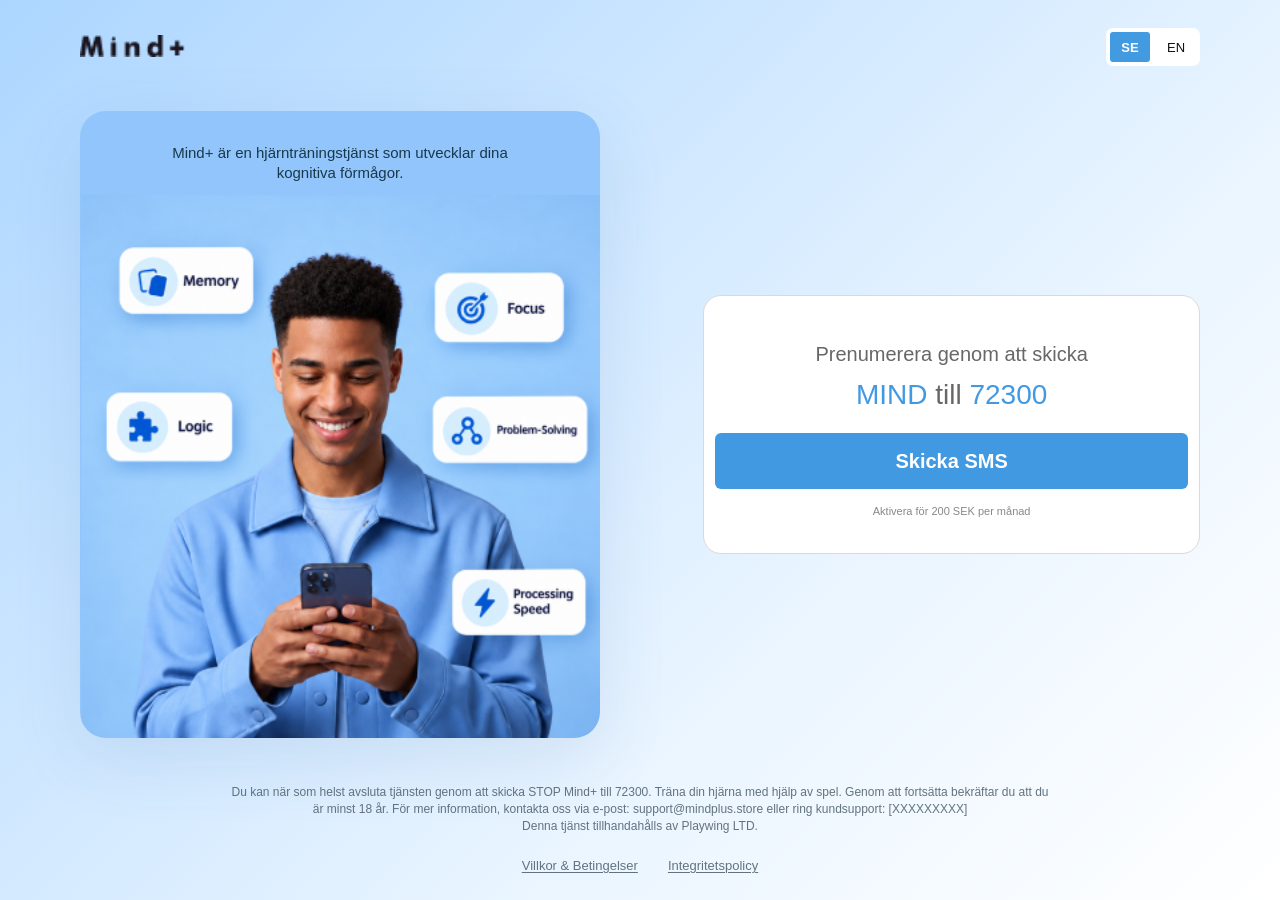
<file: index.html>
<!doctype html>
<html lang="sv">
<head>
  <meta charset="utf-8">
  <meta name="viewport" content="width=device-width, initial-scale=1">
  <meta name="theme-color" content="#96c7fa">
  <meta name="robots" content="noindex,nofollow">
  <title>Mind+ | Prenumerera med SMS</title>
  <link rel="icon" href="data:,">
  <link rel="stylesheet" href="styles.css?v=20261030-3">
  <link rel="stylesheet" href="click2sms.css?v=20261030-3">
  <link rel="stylesheet" href="sms-card.css?v=20261030-3">
  <script src="flow.js?v=20261030-3" defer></script>
  <script src="click2sms.js?v=20261030-3" defer></script>
</head>
<body class="sms-page" data-service="mind" data-flow-page="c2s">
<div class="site">
  <header class="brandbar">
    <a class="brand" href="home.html" aria-label="Mind+ – startsida" data-home><img src="logo.png" width="29" height="23" alt="Mind+"></a>
    <nav class="language-switch" aria-label="Språk / Language">
      <button type="button" data-language="sv" lang="sv" aria-label="Svenska" aria-pressed="true">SE</button>
      <button type="button" data-language="en" lang="en" aria-label="English" aria-pressed="false">EN</button>
    </nav>
  </header>
  <main class="landing-content">
    <section class="hero" aria-label="Mind+ hjärnträning" data-hero>
      <img class="hero-art" src="img.png" width="390" height="470" alt="En man med en mobiltelefon omgiven av minne, fokus, logik, problemlösning och bearbetningshastighet." fetchpriority="high" data-person>
      <h1 class="intro" data-i18n="intro">Mind+ är en hjärnträningstjänst som utvecklar dina kognitiva förmågor.</h1>
    </section>
    <section class="form-card sms-card" aria-labelledby="sms-instruction">
      <h2 id="sms-instruction" class="sms-instruction" data-i18n="subscribe">Prenumerera genom att skicka</h2>
      <p class="sms-destination"><span>MIND</span> <span class="destination-to" data-i18n="to">till</span> <span>72300</span></p>
      <a class="cta sms-button" id="sms-button" href="sms:72300?body=MIND" data-i18n="sendSms" aria-describedby="price">Skicka SMS</a>
      <p class="price" id="price" data-i18n="price">Aktivera för 200 SEK per månad</p>
      <p class="sms-status" id="sms-status" role="status" aria-live="polite" hidden></p>
    </section>
  </main>
  <footer class="site-footer">
    <p class="disclaimer"><span data-i18n="disclaimer">Du kan när som helst avsluta tjänsten genom att skicka STOP Mind+ till 72300. Träna din hjärna med hjälp av spel. Genom att fortsätta bekräftar du att du är minst 18 år. För mer information, kontakta oss via e-post: </span><a href="mailto:support@mindplus.store">support@mindplus.store</a><span data-i18n="supportPhone"> eller ring kundsupport: </span><span>[XXXXXXXXX]</span><br><span data-i18n="provider">Denna tjänst tillhandahålls av Playwing LTD.</span></p>
    <nav class="footer-links" aria-label="Juridisk information" data-footer-nav>
      <a href="terms.html?from=c2s&amp;lang=sv" data-legal="terms.html" data-i18n="terms">Villkor &amp; Betingelser</a>
      <a href="privacy.html?from=c2s&amp;lang=sv" data-legal="privacy.html" data-i18n="privacy">Integritetspolicy</a>
    </nav>
  </footer>
</div>
<dialog id="desktop-sms" class="sms-dialog" aria-labelledby="desktop-sms-title">
  <button class="dialog-close" type="button" data-close-dialog aria-label="Stäng">×</button>
  <h2 id="desktop-sms-title" data-i18n="desktopTitle">Fortsätt på din mobil</h2>
  <p data-i18n="desktopText">Öppna SMS-appen på din mobil och skicka följande meddelande:</p>
  <dl class="sms-details"><div><dt data-i18n="recipient">Mottagare</dt><dd>72300</dd></div><div><dt data-i18n="message">Meddelande</dt><dd>MIND</dd></div></dl>
  <button class="copy-button" type="button" data-copy data-i18n="copy">Kopiera MIND</button>
  <p class="dialog-price" data-i18n="price">Aktivera för 200 SEK per månad</p>
  <p class="copy-status" role="status" aria-live="polite" data-copy-status></p>
</dialog>
</body>
</html>
</file>
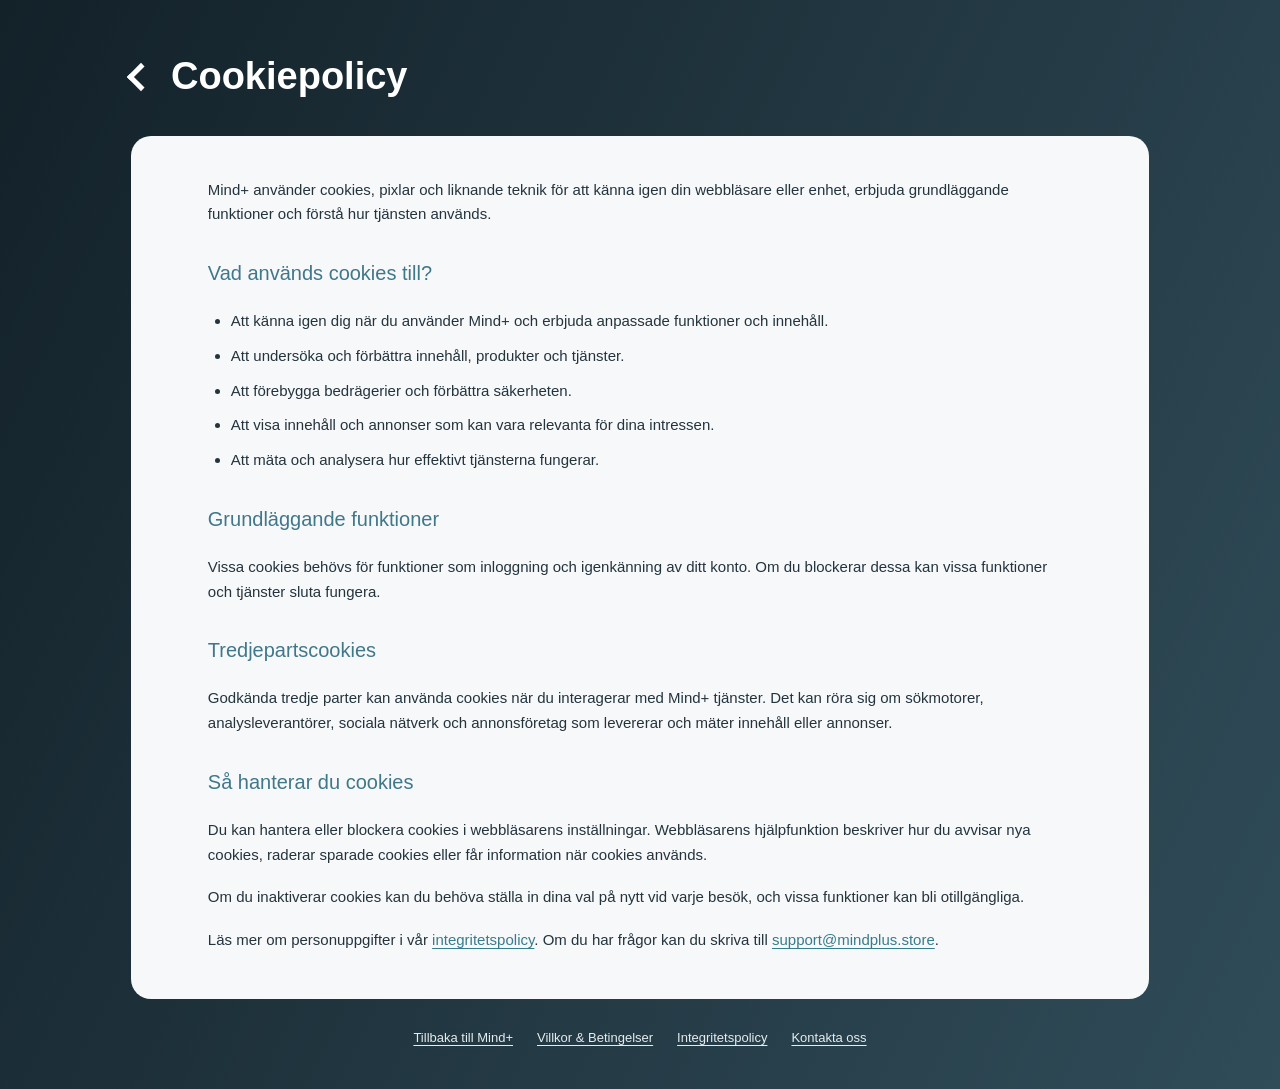
<file: cookies.html>
<!doctype html>
<html lang="sv">
<head>
  <meta charset="utf-8">
  <meta name="viewport" content="width=device-width, initial-scale=1">
  <meta name="theme-color" content="#17272f">
  <title>Mind+ | Cookiepolicy</title>
  <link rel="icon" href="data:,">
  <link rel="stylesheet" href="legal.css?v=20261030-3">
  <script src="legal.js?v=20261030-3" defer></script>
</head>
<body>
  <!-- Swedish adaptation of https://mindplus.store/info/cookies. -->
  <div class="legal-page">
    <header class="legal-header"><a class="legal-back" href="index.html" data-return aria-label="Tillbaka till Mind+"><span class="chevron" aria-hidden="true"></span><h1>Cookiepolicy</h1></a></header>
    <main class="legal-card">
<p>Mind+ använder cookies, pixlar och liknande teknik för att känna igen din webbläsare eller enhet, erbjuda grundläggande funktioner och förstå hur tjänsten används.</p>
<h2>Vad används cookies till?</h2>
<ul>
<li>Att känna igen dig när du använder Mind+ och erbjuda anpassade funktioner och innehåll.</li>
<li>Att undersöka och förbättra innehåll, produkter och tjänster.</li>
<li>Att förebygga bedrägerier och förbättra säkerheten.</li>
<li>Att visa innehåll och annonser som kan vara relevanta för dina intressen.</li>
<li>Att mäta och analysera hur effektivt tjänsterna fungerar.</li>
</ul>
<h2>Grundläggande funktioner</h2>
<p>Vissa cookies behövs för funktioner som inloggning och igenkänning av ditt konto. Om du blockerar dessa kan vissa funktioner och tjänster sluta fungera.</p>
<h2>Tredjepartscookies</h2>
<p>Godkända tredje parter kan använda cookies när du interagerar med Mind+ tjänster. Det kan röra sig om sökmotorer, analysleverantörer, sociala nätverk och annonsföretag som levererar och mäter innehåll eller annonser.</p>
<h2>Så hanterar du cookies</h2>
<p>Du kan hantera eller blockera cookies i webbläsarens inställningar. Webbläsarens hjälpfunktion beskriver hur du avvisar nya cookies, raderar sparade cookies eller får information när cookies används.</p>
<p>Om du inaktiverar cookies kan du behöva ställa in dina val på nytt vid varje besök, och vissa funktioner kan bli otillgängliga.</p>
<p>Läs mer om personuppgifter i vår <a href="privacy.html" data-document="privacy.html">integritetspolicy</a>. Om du har frågor kan du skriva till <a href="mailto:support@mindplus.store">support@mindplus.store</a>.</p>
    </main>
    <footer class="legal-footer" aria-label="Juridisk information">
      <a href="index.html" data-return>Tillbaka till Mind+</a>
      <a href="terms.html" data-document="terms.html">Villkor &amp; Betingelser</a>
      <a href="privacy.html" data-document="privacy.html">Integritetspolicy</a>
      <a href="mailto:support@mindplus.store">Kontakta oss</a>
    </footer>
  </div>
</body>
</html>
</file>
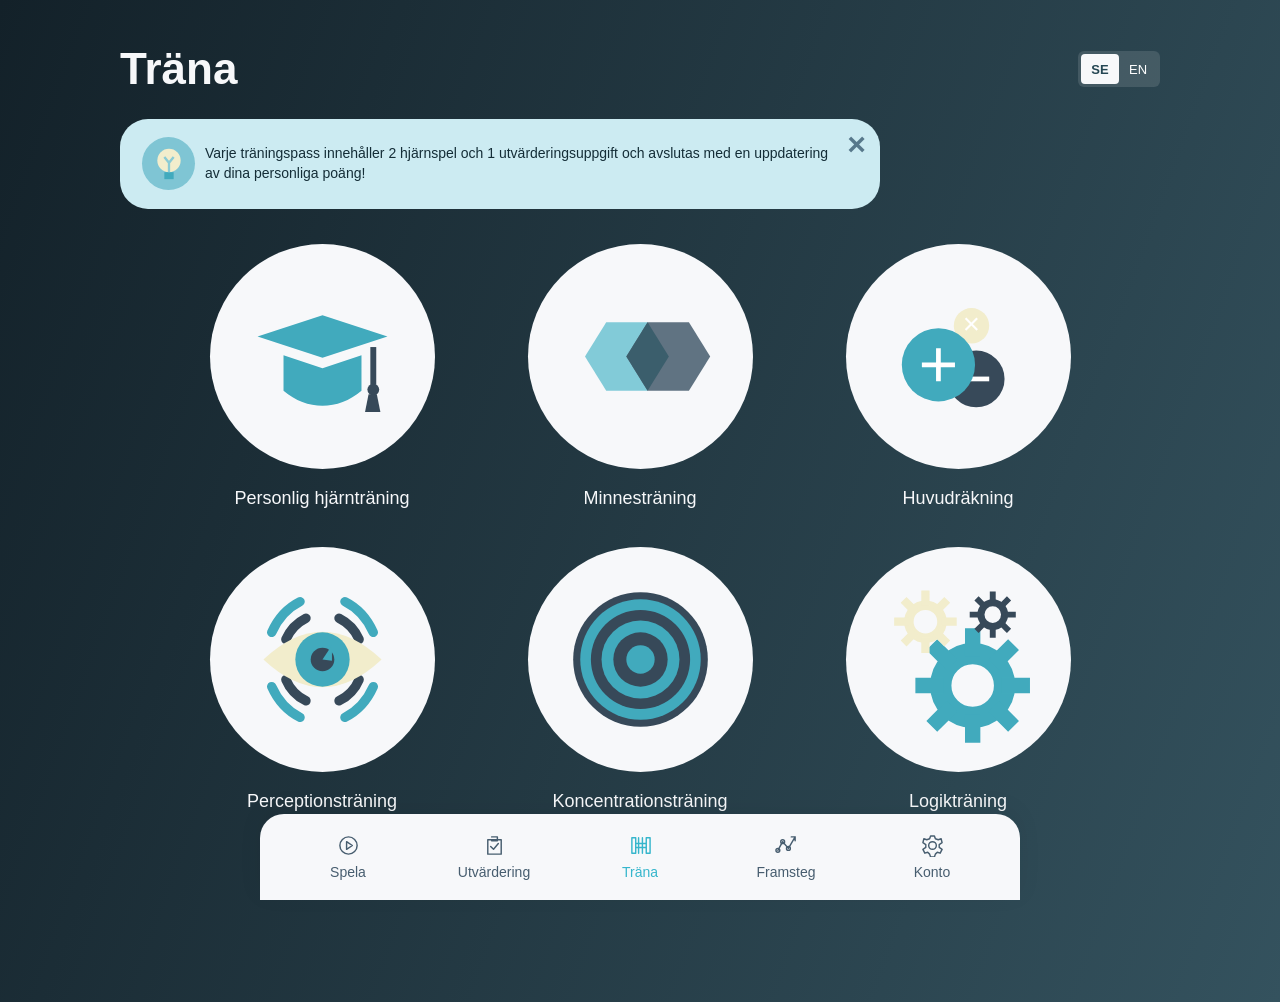
<file: home.html>
<!doctype html>
<html lang="sv">
<head>
  <meta charset="utf-8">
  <meta name="viewport" content="width=device-width, initial-scale=1">
  <meta name="theme-color" content="#172b34">
  <meta name="robots" content="noindex,nofollow">
  <title>Mind+ | Träna</title>
  <link rel="icon" href="data:,">
  <link rel="stylesheet" href="click2sms.css?v=20261030-3">
  <link rel="stylesheet" href="training.css?v=20261030-3">
  <script src="flow.js?v=20261030-3" defer></script>
  <script src="click2sms.js?v=20261030-3" defer></script>
</head>
<body class="training-page" data-service="mind" data-flow-page="train">
<main class="training-shell">
  <header class="training-heading">
    <h1 data-i18n="train">Träna</h1>
    <nav class="training-language" aria-label="Språk / Language">
      <button type="button" data-language="sv" lang="sv" aria-label="Svenska" aria-pressed="true">SE</button>
      <button type="button" data-language="en" lang="en" aria-label="English" aria-pressed="false">EN</button>
    </nav>
  </header>
  <aside class="training-notice" data-training-notice aria-label="Information">
    <span class="notice-icon" aria-hidden="true"><svg viewBox="0 0 36 36"><circle cx="18" cy="15" r="10" fill="#f2edcc"/><path d="M14 25h8v6h-8Z" fill="#41aabd"/><path d="m14 12 4 5 4-5M18 17v8" fill="none" stroke="#8acbd5" stroke-width="2"/></svg></span>
    <p data-i18n="trainNotice">Varje träningspass innehåller 2 hjärnspel och 1 utvärderingsuppgift och avslutas med en uppdatering av dina personliga poäng!</p>
    <button type="button" class="notice-close" data-close-notice aria-label="Stäng">×</button>
  </aside>
  <nav class="training-grid" aria-label="Välj ett träningspass" data-training-list>
    <a class="training-card" href="index.html?lang=sv&amp;training=personal" data-subscribe="personal"><span class="training-circle"><svg viewBox="0 0 160 160" aria-hidden="true"><path d="M25 63 80 45l55 18-55 18Z" fill="#41aabd"/><path d="M47 79v30c20 17 46 17 66 0V79L80 90Z" fill="#41aabd"/><path d="M123 72v32" stroke="#374959" stroke-width="5"/><circle cx="123" cy="108" r="5" fill="#374959"/><path d="m119 112-3 15h13l-3-15" fill="#374959"/></svg></span><span data-i18n="personal">Personlig hjärnträning</span></a>
    <a class="training-card" href="index.html?lang=sv&amp;training=memory" data-subscribe="memory"><span class="training-circle"><svg viewBox="0 0 160 160" aria-hidden="true"><path d="m51 51-18 29 18 29h35l18-29-18-29Z" fill="#82cbd8"/><path d="m86 51-18 29 18 29h35l18-29-18-29Z" fill="#607382"/><path d="m86 51-18 29 18 29 18-29Z" fill="#3b5e6c"/></svg></span><span data-i18n="memory">Minnesträning</span></a>
    <a class="training-card" href="index.html?lang=sv&amp;training=math" data-subscribe="math"><span class="training-circle"><svg viewBox="0 0 160 160" aria-hidden="true"><circle cx="91" cy="54" r="15" fill="#f2edcc"/><text x="91" y="61" text-anchor="middle" font-family="Arial" font-size="25" fill="#fff">×</text><circle cx="95" cy="99" r="24" fill="#374959"/><path d="M84 99h22" stroke="white" stroke-width="4"/><circle cx="63" cy="87" r="31" fill="#41aabd"/><path d="M49 87h28M63 73v28" stroke="white" stroke-width="4"/></svg></span><span data-i18n="math">Huvudräkning</span></a>
    <a class="training-card" href="index.html?lang=sv&amp;training=perception" data-subscribe="perception"><span class="training-circle"><svg viewBox="0 0 160 160" aria-hidden="true"><g fill="none" stroke-linecap="round" stroke-width="8"><path d="M37 57q8-18 24-26M99 31q16 8 24 26M37 103q8 18 24 26M99 129q16-8 24-26" stroke="#41aabd"/><path d="M49 63q5-12 17-18M94 45q12 6 17 18M49 97q5 12 17 18M94 115q12-6 17-18" stroke="#374959"/></g><path d="M30 80q50-47 100 0-50 47-100 0" fill="#f2edcc"/><circle cx="80" cy="80" r="23" fill="#41aabd"/><circle cx="80" cy="80" r="10" fill="#374959"/><path d="m80 80 8-12v13Z" fill="#41aabd"/></svg></span><span data-i18n="perception">Perceptionsträning</span></a>
    <a class="training-card" href="index.html?lang=sv&amp;training=focus" data-subscribe="focus"><span class="training-circle"><svg viewBox="0 0 160 160" aria-hidden="true"><circle cx="80" cy="80" r="57" fill="#374959"/><circle cx="80" cy="80" r="51" fill="#41aabd"/><circle cx="80" cy="80" r="42" fill="#374959"/><circle cx="80" cy="80" r="33" fill="#41aabd"/><circle cx="80" cy="80" r="23" fill="#374959"/><circle cx="80" cy="80" r="12" fill="#41aabd"/></svg></span><span data-i18n="focus">Koncentrationsträning</span></a>
    <a class="training-card" href="index.html?lang=sv&amp;training=logic" data-subscribe="logic"><span class="training-circle"><svg viewBox="0 0 160 160" aria-hidden="true"><g fill="none" stroke-linecap="square"><circle cx="92" cy="102" r="27" stroke="#41aabd" stroke-width="18"/><path d="M92 60v11M92 133v11M50 102h11M123 102h11M62 72l8 8M114 124l8 8M62 132l8-8M114 80l8-8" stroke="#41aabd" stroke-width="13"/><circle cx="52" cy="48" r="14" stroke="#f2edcc" stroke-width="8"/><path d="M52 25v6M52 65v6M29 48h6M69 48h6M36 32l5 5M63 59l5 5M36 64l5-5M63 37l5-5" stroke="#f2edcc" stroke-width="7"/><circle cx="109" cy="42" r="10" stroke="#374959" stroke-width="6"/><path d="M109 25v4M109 55v4M92 42h4M122 42h4M97 30l3 3M118 51l3 3M97 54l3-3M118 33l3-3" stroke="#374959" stroke-width="5"/></g></svg></span><span data-i18n="logic">Logikträning</span></a>
  </nav>
  <footer class="training-footer"><nav aria-label="Juridisk information" data-footer-nav><a href="terms.html?from=train&amp;lang=sv" data-legal="terms.html" data-i18n="terms">Villkor &amp; Betingelser</a><a href="privacy.html?from=train&amp;lang=sv" data-legal="privacy.html" data-i18n="privacy">Integritetspolicy</a></nav></footer>
</main>
<nav class="train-tabs" aria-label="Huvudmeny" data-training-nav>
  <a href="index.html?lang=sv&amp;training=play" data-subscribe="play"><svg viewBox="0 0 24 24" aria-hidden="true"><circle cx="12" cy="12" r="9"/><path d="m10 8 6 4-6 4Z"/></svg><span data-i18n="play">Spela</span></a>
  <a href="index.html?lang=sv&amp;training=evaluation" data-subscribe="evaluation"><svg viewBox="0 0 24 24" aria-hidden="true"><path d="M5 6h14v15H5ZM9 3h6v4H9M8 13l3 3 5-6"/></svg><span data-i18n="evaluation">Utvärdering</span></a>
  <a href="home.html?lang=sv" aria-current="page" data-home><svg viewBox="0 0 24 24" aria-hidden="true"><path d="M3 4h4v16H3ZM18 4h4v16h-4ZM10 4v16M14 4v16M8 10h9M8 14h9"/></svg><span data-i18n="train">Träna</span></a>
  <a href="index.html?lang=sv&amp;training=progress" data-subscribe="progress"><svg viewBox="0 0 24 24" aria-hidden="true"><path d="m3 17 5-9 6 7 7-12M17 3h4v4"/><circle cx="3" cy="17" r="2"/><circle cx="8" cy="8" r="2"/><circle cx="14" cy="15" r="2"/></svg><span data-i18n="progress">Framsteg</span></a>
  <a href="index.html?lang=sv&amp;training=account" data-subscribe="account"><svg viewBox="0 0 24 24" aria-hidden="true"><path d="m10 2-1 3-3 1-3-1-1 4 3 2v3l-3 2 2 4 3-1 2 2 1 3h4l1-3 2-2 3 1 2-4-3-2v-3l3-2-1-4-3 1-3-1-1-3Z"/><circle cx="12" cy="12" r="4"/></svg><span data-i18n="account">Konto</span></a>
</nav>
</body>
</html>
</file>
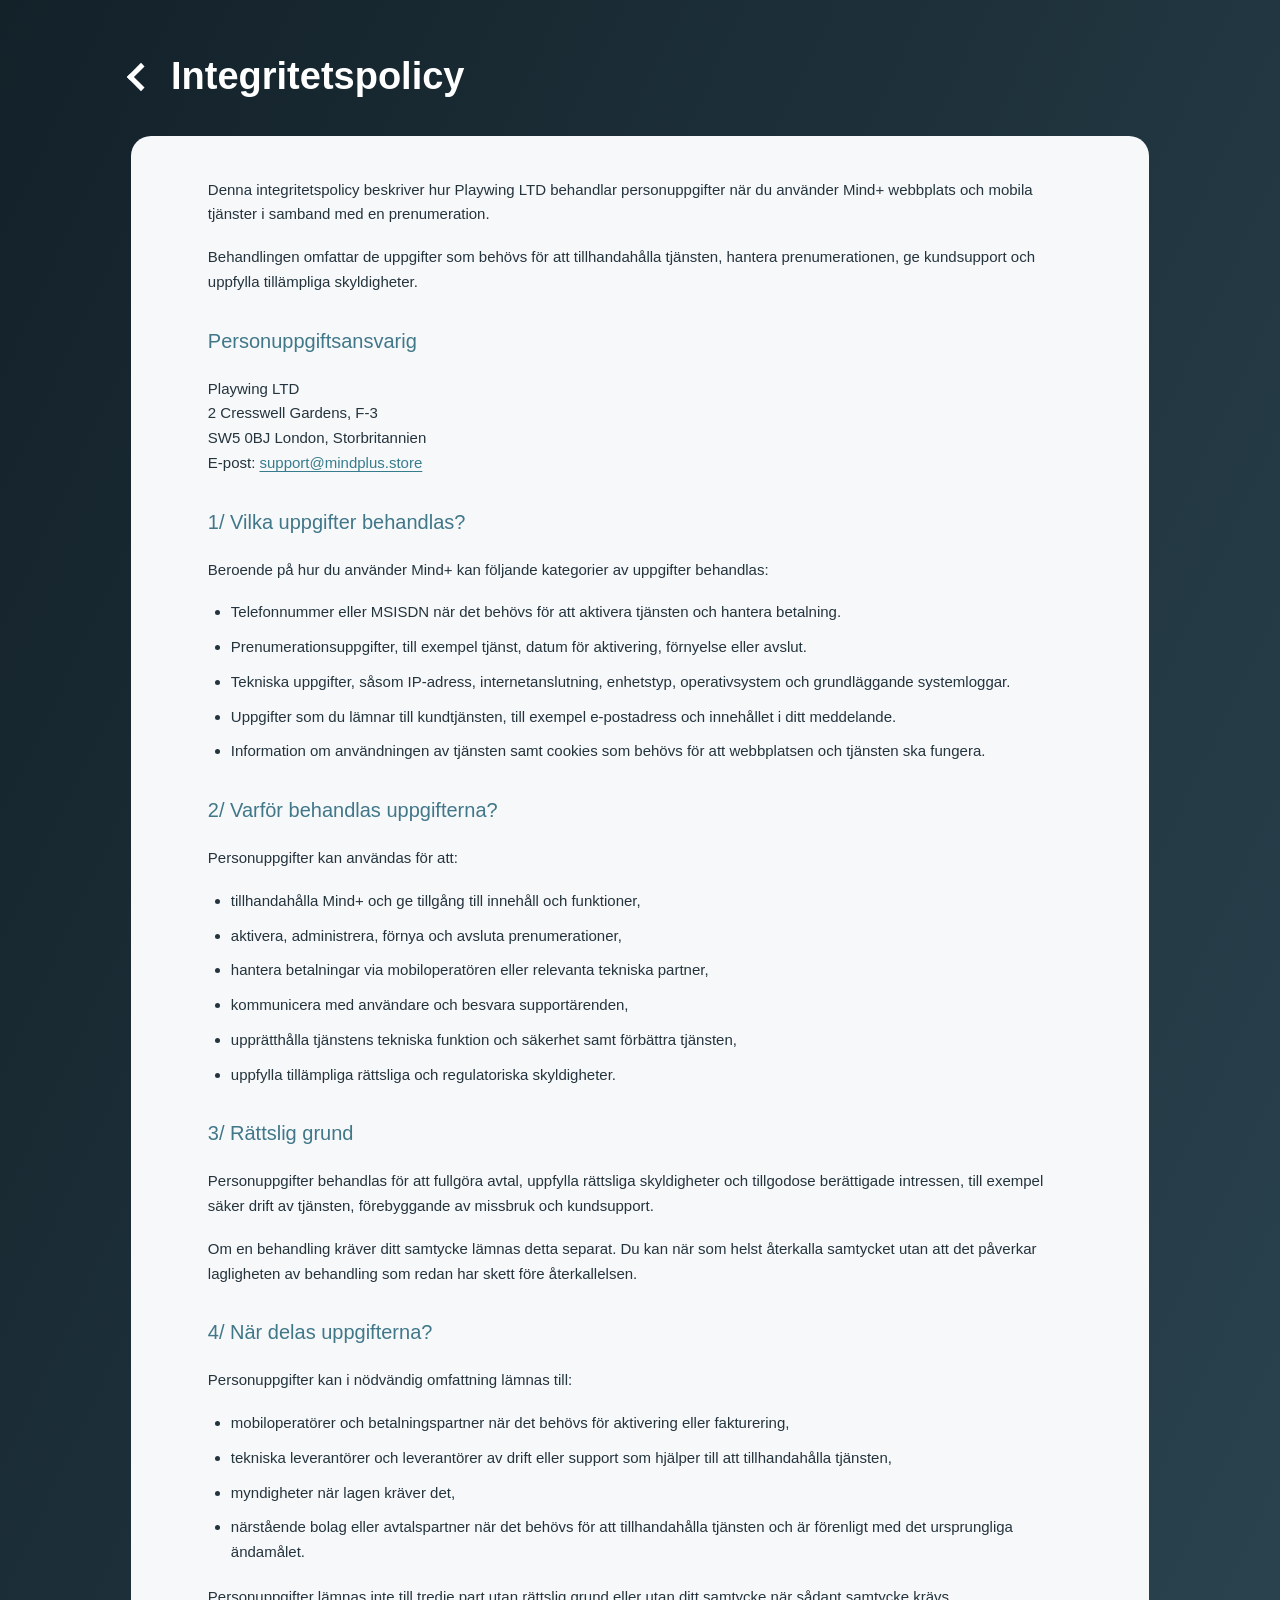
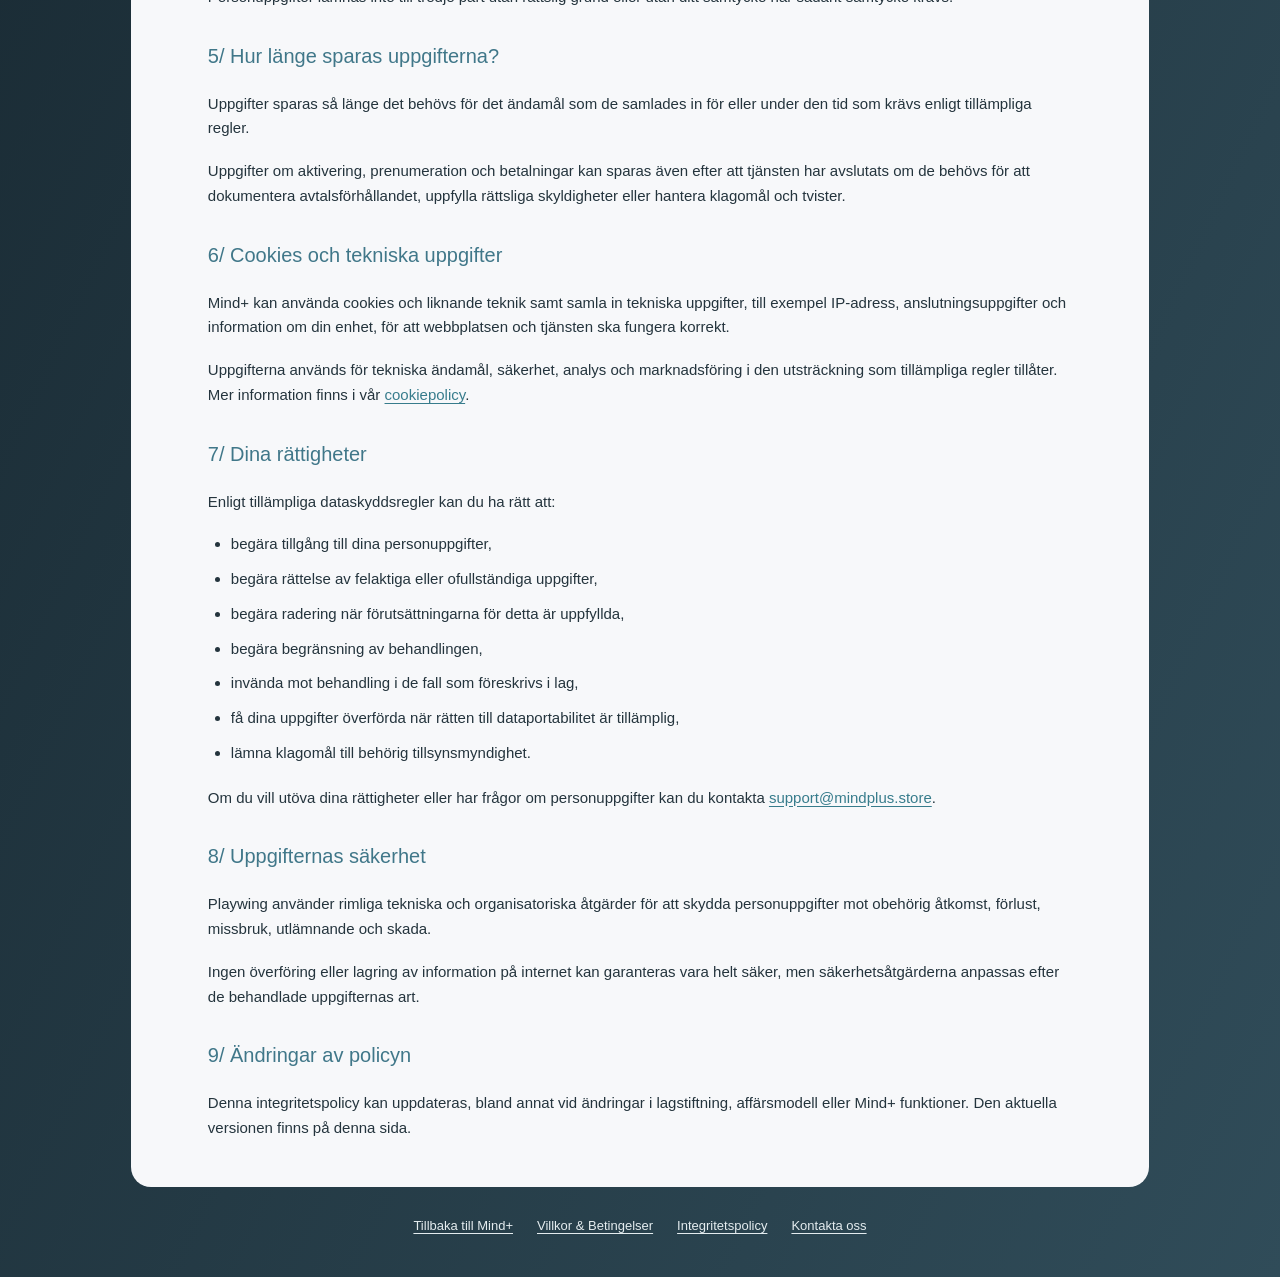
<file: privacy.html>
<!doctype html>
<html lang="sv">
<head>
  <meta charset="utf-8">
  <meta name="viewport" content="width=device-width, initial-scale=1">
  <meta name="theme-color" content="#17272f">
  <title>Mind+ | Integritetspolicy</title>
  <link rel="icon" href="data:,">
  <link rel="stylesheet" href="legal.css?v=20261030-3">
  <script src="legal.js?v=20261030-3" defer></script>
</head>
<body>
  <!-- Swedish adaptation of the existing Mind+ privacy content in this project; see README.md for source. -->
  <div class="legal-page">
    <header class="legal-header"><a class="legal-back" href="index.html" data-return aria-label="Tillbaka till Mind+"><span class="chevron" aria-hidden="true"></span><h1>Integritetspolicy</h1></a></header>
    <main class="legal-card">
<p>Denna integritetspolicy beskriver hur Playwing LTD behandlar personuppgifter när du använder Mind+ webbplats och mobila tjänster i samband med en prenumeration.</p>
<p>Behandlingen omfattar de uppgifter som behövs för att tillhandahålla tjänsten, hantera prenumerationen, ge kundsupport och uppfylla tillämpliga skyldigheter.</p>
<h2>Personuppgiftsansvarig</h2>
<address>Playwing LTD<br>2 Cresswell Gardens, F-3<br>SW5 0BJ London, Storbritannien<br>E-post: <a href="mailto:support@mindplus.store">support@mindplus.store</a></address>
<h2>1/ Vilka uppgifter behandlas?</h2>
<p>Beroende på hur du använder Mind+ kan följande kategorier av uppgifter behandlas:</p>
<ul>
<li>Telefonnummer eller MSISDN när det behövs för att aktivera tjänsten och hantera betalning.</li>
<li>Prenumerationsuppgifter, till exempel tjänst, datum för aktivering, förnyelse eller avslut.</li>
<li>Tekniska uppgifter, såsom IP-adress, internetanslutning, enhetstyp, operativsystem och grundläggande systemloggar.</li>
<li>Uppgifter som du lämnar till kundtjänsten, till exempel e-postadress och innehållet i ditt meddelande.</li>
<li>Information om användningen av tjänsten samt cookies som behövs för att webbplatsen och tjänsten ska fungera.</li>
</ul>
<h2>2/ Varför behandlas uppgifterna?</h2>
<p>Personuppgifter kan användas för att:</p>
<ul>
<li>tillhandahålla Mind+ och ge tillgång till innehåll och funktioner,</li>
<li>aktivera, administrera, förnya och avsluta prenumerationer,</li>
<li>hantera betalningar via mobiloperatören eller relevanta tekniska partner,</li>
<li>kommunicera med användare och besvara supportärenden,</li>
<li>upprätthålla tjänstens tekniska funktion och säkerhet samt förbättra tjänsten,</li>
<li>uppfylla tillämpliga rättsliga och regulatoriska skyldigheter.</li>
</ul>
<h2>3/ Rättslig grund</h2>
<p>Personuppgifter behandlas för att fullgöra avtal, uppfylla rättsliga skyldigheter och tillgodose berättigade intressen, till exempel säker drift av tjänsten, förebyggande av missbruk och kundsupport.</p>
<p>Om en behandling kräver ditt samtycke lämnas detta separat. Du kan när som helst återkalla samtycket utan att det påverkar lagligheten av behandling som redan har skett före återkallelsen.</p>
<h2>4/ När delas uppgifterna?</h2>
<p>Personuppgifter kan i nödvändig omfattning lämnas till:</p>
<ul>
<li>mobiloperatörer och betalningspartner när det behövs för aktivering eller fakturering,</li>
<li>tekniska leverantörer och leverantörer av drift eller support som hjälper till att tillhandahålla tjänsten,</li>
<li>myndigheter när lagen kräver det,</li>
<li>närstående bolag eller avtalspartner när det behövs för att tillhandahålla tjänsten och är förenligt med det ursprungliga ändamålet.</li>
</ul>
<p>Personuppgifter lämnas inte till tredje part utan rättslig grund eller utan ditt samtycke när sådant samtycke krävs.</p>
<h2>5/ Hur länge sparas uppgifterna?</h2>
<p>Uppgifter sparas så länge det behövs för det ändamål som de samlades in för eller under den tid som krävs enligt tillämpliga regler.</p>
<p>Uppgifter om aktivering, prenumeration och betalningar kan sparas även efter att tjänsten har avslutats om de behövs för att dokumentera avtalsförhållandet, uppfylla rättsliga skyldigheter eller hantera klagomål och tvister.</p>
<h2>6/ Cookies och tekniska uppgifter</h2>
<p>Mind+ kan använda cookies och liknande teknik samt samla in tekniska uppgifter, till exempel IP-adress, anslutningsuppgifter och information om din enhet, för att webbplatsen och tjänsten ska fungera korrekt.</p>
<p>Uppgifterna används för tekniska ändamål, säkerhet, analys och marknadsföring i den utsträckning som tillämpliga regler tillåter. Mer information finns i vår <a href="cookies.html" data-document="cookies.html">cookiepolicy</a>.</p>
<h2>7/ Dina rättigheter</h2>
<p>Enligt tillämpliga dataskyddsregler kan du ha rätt att:</p>
<ul>
<li>begära tillgång till dina personuppgifter,</li>
<li>begära rättelse av felaktiga eller ofullständiga uppgifter,</li>
<li>begära radering när förutsättningarna för detta är uppfyllda,</li>
<li>begära begränsning av behandlingen,</li>
<li>invända mot behandling i de fall som föreskrivs i lag,</li>
<li>få dina uppgifter överförda när rätten till dataportabilitet är tillämplig,</li>
<li>lämna klagomål till behörig tillsynsmyndighet.</li>
</ul>
<p>Om du vill utöva dina rättigheter eller har frågor om personuppgifter kan du kontakta <a href="mailto:support@mindplus.store">support@mindplus.store</a>.</p>
<h2>8/ Uppgifternas säkerhet</h2>
<p>Playwing använder rimliga tekniska och organisatoriska åtgärder för att skydda personuppgifter mot obehörig åtkomst, förlust, missbruk, utlämnande och skada.</p>
<p>Ingen överföring eller lagring av information på internet kan garanteras vara helt säker, men säkerhetsåtgärderna anpassas efter de behandlade uppgifternas art.</p>
<h2>9/ Ändringar av policyn</h2>
<p>Denna integritetspolicy kan uppdateras, bland annat vid ändringar i lagstiftning, affärsmodell eller Mind+ funktioner. Den aktuella versionen finns på denna sida.</p>
    </main>
    <footer class="legal-footer" aria-label="Juridisk information">
      <a href="index.html" data-return>Tillbaka till Mind+</a>
      <a href="terms.html" data-document="terms.html">Villkor &amp; Betingelser</a>
      <a href="privacy.html" data-document="privacy.html">Integritetspolicy</a>
      <a href="mailto:support@mindplus.store">Kontakta oss</a>
    </footer>
  </div>
</body>
</html>
</file>
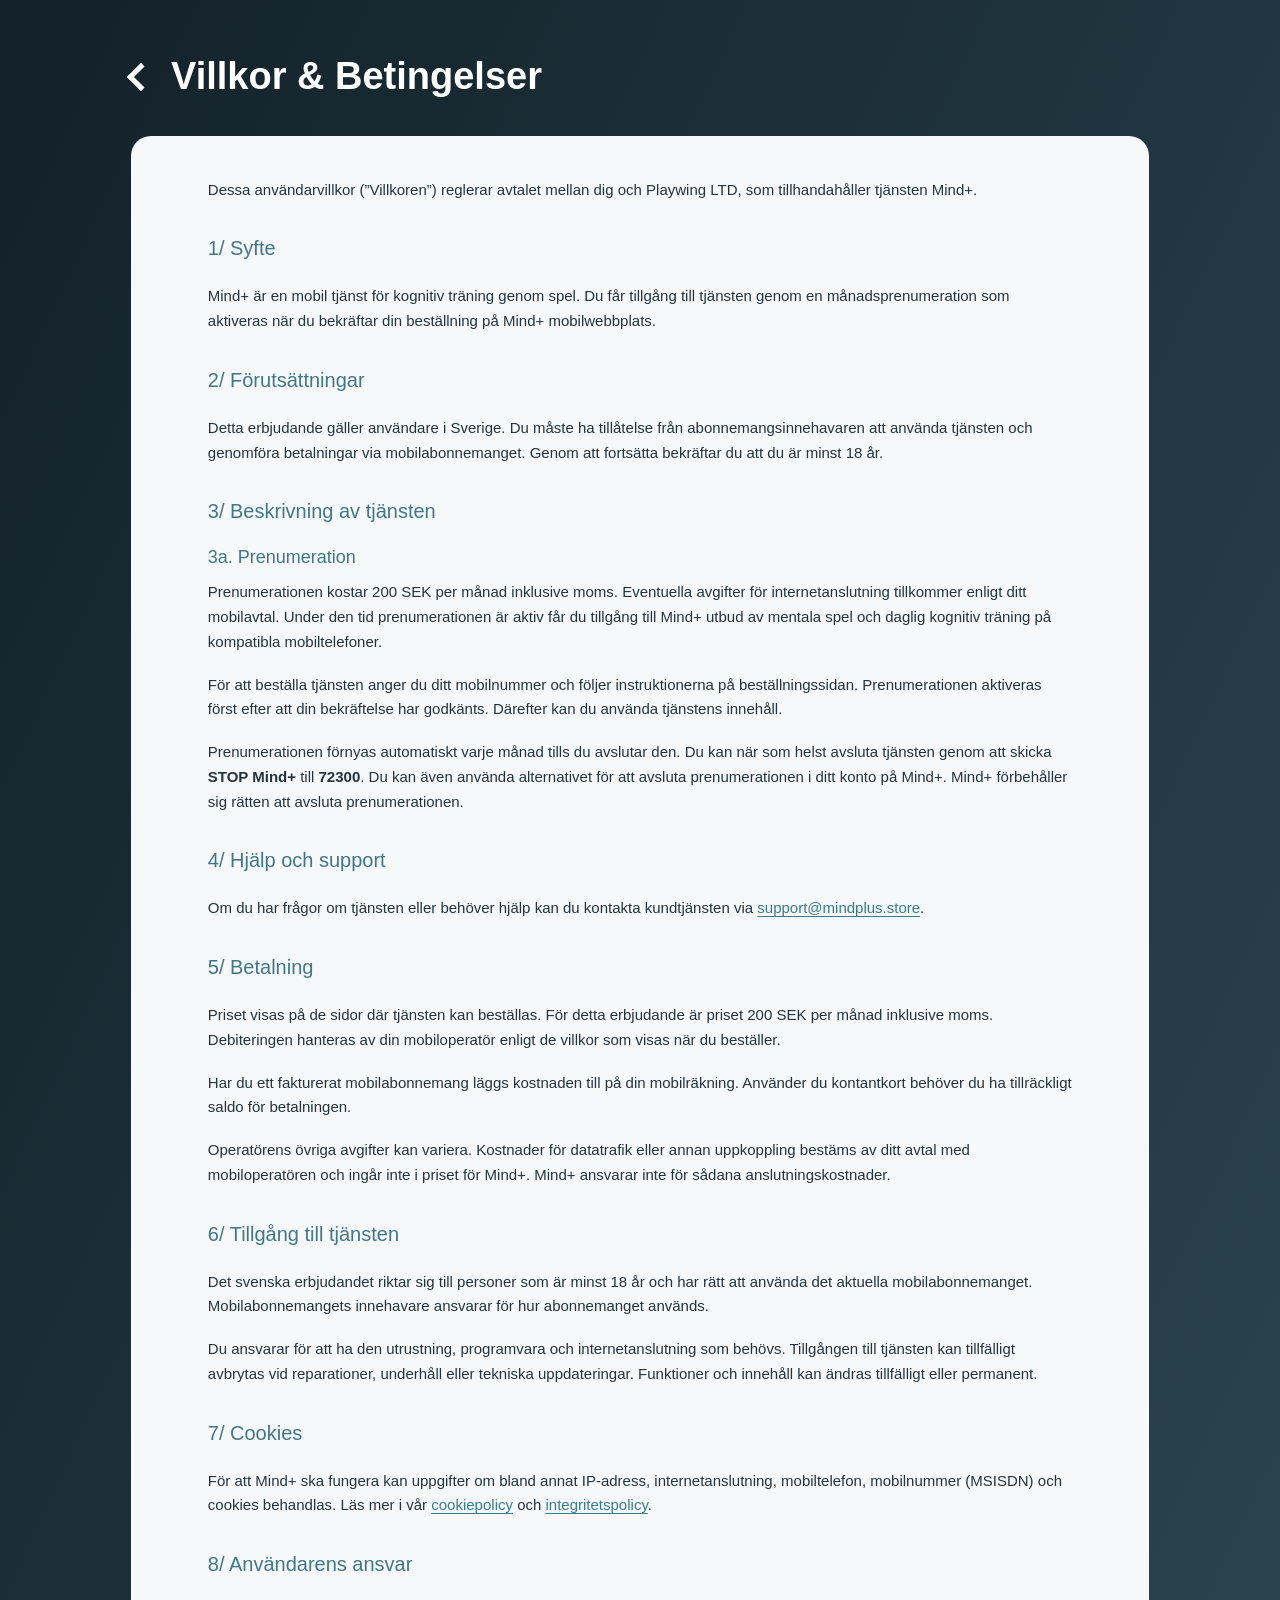
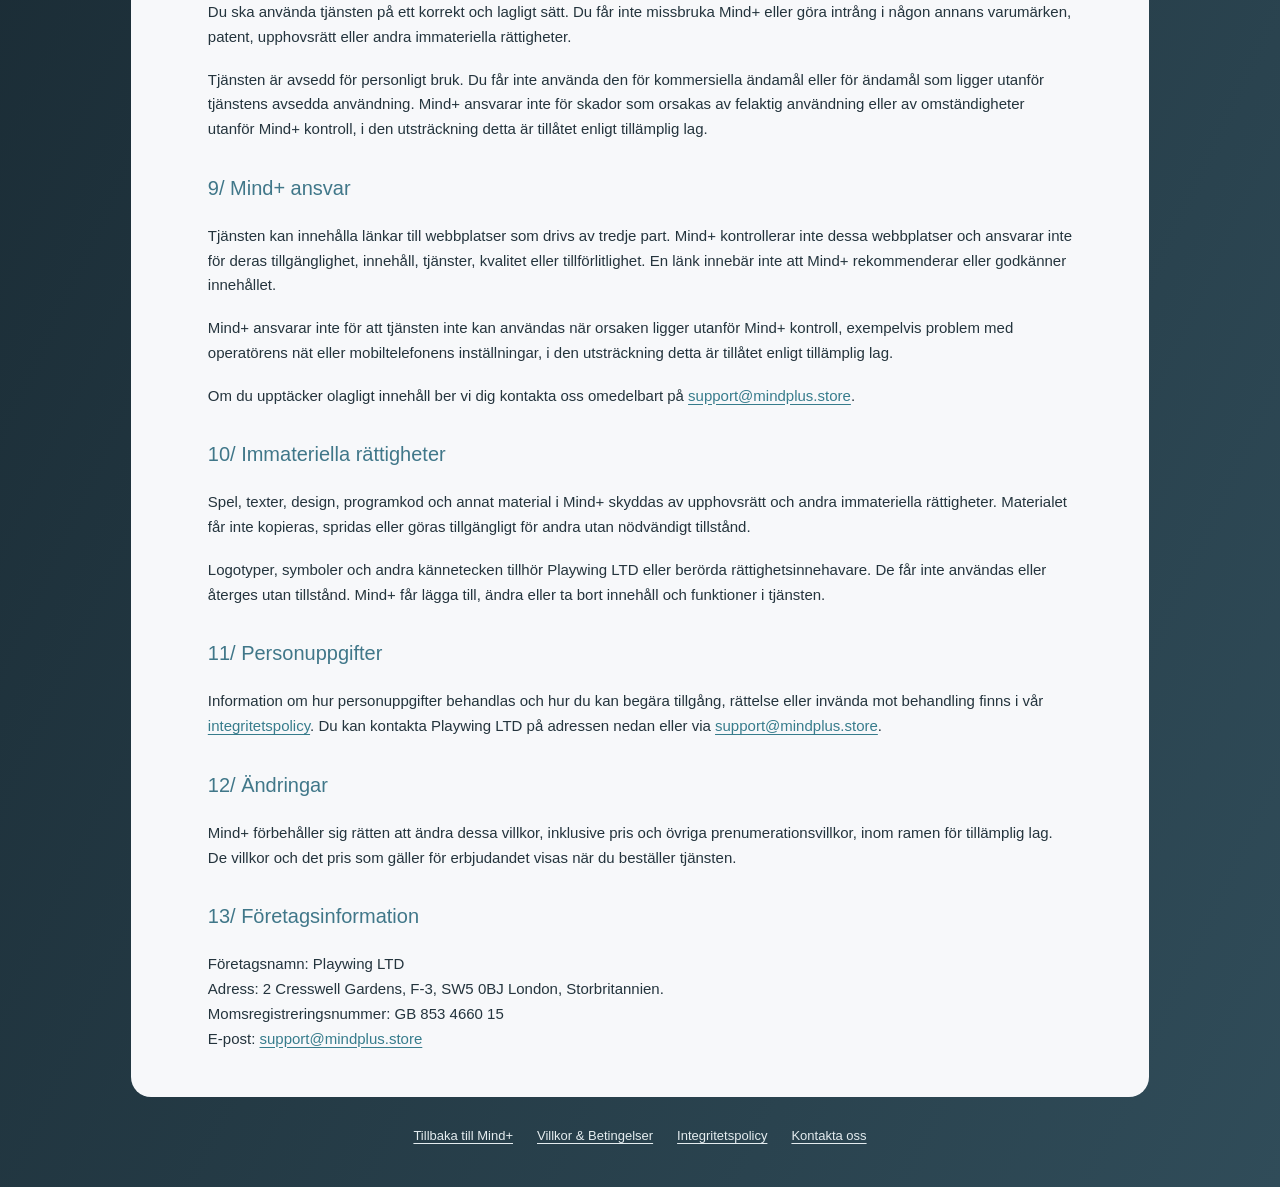
<file: terms.html>
<!doctype html>
<html lang="sv">
<head>
  <meta charset="utf-8">
  <meta name="viewport" content="width=device-width, initial-scale=1">
  <meta name="theme-color" content="#17272f">
  <title>Mind+ | Villkor &amp; Betingelser</title>
  <link rel="icon" href="data:,">
  <link rel="stylesheet" href="legal.css?v=20261030-3">
  <script src="legal.js?v=20261030-3" defer></script>
</head>
<body>
  <!-- Swedish adaptation of https://mindplus.store/info/terms, with the supplied Swedish offer. -->
  <div class="legal-page">
    <header class="legal-header"><a class="legal-back" href="index.html" data-return aria-label="Tillbaka till Mind+"><span class="chevron" aria-hidden="true"></span><h1>Villkor &amp; Betingelser</h1></a></header>
    <main class="legal-card">
<p>Dessa användarvillkor (”Villkoren”) reglerar avtalet mellan dig och Playwing LTD, som tillhandahåller tjänsten Mind+.</p>
<h2>1/ Syfte</h2>
<p>Mind+ är en mobil tjänst för kognitiv träning genom spel. Du får tillgång till tjänsten genom en månadsprenumeration som aktiveras när du bekräftar din beställning på Mind+ mobilwebbplats.</p>
<h2>2/ Förutsättningar</h2>
<p>Detta erbjudande gäller användare i Sverige. Du måste ha tillåtelse från abonnemangsinnehavaren att använda tjänsten och genomföra betalningar via mobilabonnemanget. Genom att fortsätta bekräftar du att du är minst 18 år.</p>
<h2>3/ Beskrivning av tjänsten</h2>
<h3>3a. Prenumeration</h3>
<p>Prenumerationen kostar 200 SEK per månad inklusive moms. Eventuella avgifter för internetanslutning tillkommer enligt ditt mobilavtal. Under den tid prenumerationen är aktiv får du tillgång till Mind+ utbud av mentala spel och daglig kognitiv träning på kompatibla mobiltelefoner.</p>
<p>För att beställa tjänsten anger du ditt mobilnummer och följer instruktionerna på beställningssidan. Prenumerationen aktiveras först efter att din bekräftelse har godkänts. Därefter kan du använda tjänstens innehåll.</p>
<p>Prenumerationen förnyas automatiskt varje månad tills du avslutar den. Du kan när som helst avsluta tjänsten genom att skicka <strong>STOP Mind+</strong> till <strong>72300</strong>. Du kan även använda alternativet för att avsluta prenumerationen i ditt konto på Mind+. Mind+ förbehåller sig rätten att avsluta prenumerationen.</p>
<h2>4/ Hjälp och support</h2>
<p>Om du har frågor om tjänsten eller behöver hjälp kan du kontakta kundtjänsten via <a href="mailto:support@mindplus.store">support@mindplus.store</a>.</p>
<h2>5/ Betalning</h2>
<p>Priset visas på de sidor där tjänsten kan beställas. För detta erbjudande är priset 200 SEK per månad inklusive moms. Debiteringen hanteras av din mobiloperatör enligt de villkor som visas när du beställer.</p>
<p>Har du ett fakturerat mobilabonnemang läggs kostnaden till på din mobilräkning. Använder du kontantkort behöver du ha tillräckligt saldo för betalningen.</p>
<p>Operatörens övriga avgifter kan variera. Kostnader för datatrafik eller annan uppkoppling bestäms av ditt avtal med mobiloperatören och ingår inte i priset för Mind+. Mind+ ansvarar inte för sådana anslutningskostnader.</p>
<h2>6/ Tillgång till tjänsten</h2>
<p>Det svenska erbjudandet riktar sig till personer som är minst 18 år och har rätt att använda det aktuella mobilabonnemanget. Mobilabonnemangets innehavare ansvarar för hur abonnemanget används.</p>
<p>Du ansvarar för att ha den utrustning, programvara och internetanslutning som behövs. Tillgången till tjänsten kan tillfälligt avbrytas vid reparationer, underhåll eller tekniska uppdateringar. Funktioner och innehåll kan ändras tillfälligt eller permanent.</p>
<h2>7/ Cookies</h2>
<p>För att Mind+ ska fungera kan uppgifter om bland annat IP-adress, internetanslutning, mobiltelefon, mobilnummer (MSISDN) och cookies behandlas. Läs mer i vår <a href="cookies.html" data-document="cookies.html">cookiepolicy</a> och <a href="privacy.html" data-document="privacy.html">integritetspolicy</a>.</p>
<h2>8/ Användarens ansvar</h2>
<p>Du ska använda tjänsten på ett korrekt och lagligt sätt. Du får inte missbruka Mind+ eller göra intrång i någon annans varumärken, patent, upphovsrätt eller andra immateriella rättigheter.</p>
<p>Tjänsten är avsedd för personligt bruk. Du får inte använda den för kommersiella ändamål eller för ändamål som ligger utanför tjänstens avsedda användning. Mind+ ansvarar inte för skador som orsakas av felaktig användning eller av omständigheter utanför Mind+ kontroll, i den utsträckning detta är tillåtet enligt tillämplig lag.</p>
<h2>9/ Mind+ ansvar</h2>
<p>Tjänsten kan innehålla länkar till webbplatser som drivs av tredje part. Mind+ kontrollerar inte dessa webbplatser och ansvarar inte för deras tillgänglighet, innehåll, tjänster, kvalitet eller tillförlitlighet. En länk innebär inte att Mind+ rekommenderar eller godkänner innehållet.</p>
<p>Mind+ ansvarar inte för att tjänsten inte kan användas när orsaken ligger utanför Mind+ kontroll, exempelvis problem med operatörens nät eller mobiltelefonens inställningar, i den utsträckning detta är tillåtet enligt tillämplig lag.</p>
<p>Om du upptäcker olagligt innehåll ber vi dig kontakta oss omedelbart på <a href="mailto:support@mindplus.store">support@mindplus.store</a>.</p>
<h2>10/ Immateriella rättigheter</h2>
<p>Spel, texter, design, programkod och annat material i Mind+ skyddas av upphovsrätt och andra immateriella rättigheter. Materialet får inte kopieras, spridas eller göras tillgängligt för andra utan nödvändigt tillstånd.</p>
<p>Logotyper, symboler och andra kännetecken tillhör Playwing LTD eller berörda rättighetsinnehavare. De får inte användas eller återges utan tillstånd. Mind+ får lägga till, ändra eller ta bort innehåll och funktioner i tjänsten.</p>
<h2>11/ Personuppgifter</h2>
<p>Information om hur personuppgifter behandlas och hur du kan begära tillgång, rättelse eller invända mot behandling finns i vår <a href="privacy.html" data-document="privacy.html">integritetspolicy</a>. Du kan kontakta Playwing LTD på adressen nedan eller via <a href="mailto:support@mindplus.store">support@mindplus.store</a>.</p>
<h2>12/ Ändringar</h2>
<p>Mind+ förbehåller sig rätten att ändra dessa villkor, inklusive pris och övriga prenumerationsvillkor, inom ramen för tillämplig lag. De villkor och det pris som gäller för erbjudandet visas när du beställer tjänsten.</p>
<h2>13/ Företagsinformation</h2>
<address>Företagsnamn: Playwing LTD<br>Adress: 2 Cresswell Gardens, F-3, SW5 0BJ London, Storbritannien.<br>Momsregistreringsnummer: GB 853 4660 15<br>E-post: <a href="mailto:support@mindplus.store">support@mindplus.store</a></address>
    </main>
    <footer class="legal-footer" aria-label="Juridisk information">
      <a href="index.html" data-return>Tillbaka till Mind+</a>
      <a href="terms.html" data-document="terms.html">Villkor &amp; Betingelser</a>
      <a href="privacy.html" data-document="privacy.html">Integritetspolicy</a>
      <a href="mailto:support@mindplus.store">Kontakta oss</a>
    </footer>
  </div>
</body>
</html>
</file>
<file: styles.css>
:root {
  color-scheme: light; font-family: Arial, Helvetica, sans-serif; color: #18394b;
  background: #96c7fa; font-synthesis: none; --blue: #429be0; --green: #31df64;
}
* { box-sizing: border-box; }
body { margin: 0; min-width: 280px; background: linear-gradient(#96c7fa 0%, #96c7fa 42%, #fff 96%); }
button, input { font: inherit; }
a { color: inherit; }
button, a, input { -webkit-tap-highlight-color: transparent; }
:focus-visible { outline: 3px solid #153e73; outline-offset: 4px; }
.site { position: relative; width: min(100%, 480px); min-height: 100svh; margin: 0 auto; padding-bottom: max(5px, env(safe-area-inset-bottom)); background: linear-gradient(#96c7fa 0%, #96c7fa 52%, #fff 96%); }
.brandbar { position: absolute; z-index: 2; top: 0; left: 0; width: 100%; height: 48px; display: flex; justify-content: center; align-items: center; }
.brand { display: inline-flex; padding: 10px; }
.brand img { display: block; width: 62px; height: 13px; }
.language-switch { position: absolute; right: 7px; top: 7px; display: flex; gap: 4px; padding: 3px; border-radius: 5px; background: #fff; }
.language-switch button { display: grid; place-items: center; min-width: 31px; height: 24px; padding: 0 7px; border: 0; border-radius: 3px; background: transparent; color: #111; font-size: 12px; cursor: pointer; }
.language-switch [aria-pressed="true"] { background: var(--blue); color: #fff; font-weight: 700; }
.hero { position: relative; }
.hero-art { display: block; width: 100%; height: auto; }
.intro { position: absolute; top: 56px; left: 0; right: 0; max-width: 410px; margin: 0 auto; padding: 0 26px; text-align: center; font-size: 12px; line-height: 13px; font-weight: 400; }
.form-card { position: relative; z-index: 1; margin: -27.18% 4% 0; padding: 29px 11px 16px; border: 1px solid #e4edf3; border-radius: 18px; background: rgb(255 255 255 / 94%); text-align: center; }
.field-label { display: block; margin: 0 0 13px; color: #626262; font-size: 14px; line-height: 17px; font-weight: 400; }
.phone-field { display: flex; align-items: center; justify-content: center; height: 54px; border: 1px solid #bcbcc3; border-radius: 8px; background: #f8f7fd; }
.phone-field:focus-within { border-color: #2a7bd0; outline: 2px solid rgb(42 123 208 / 25%); }
.phone-field .prefix { color: #777; font-size: 16px; padding-right: 10px; }
.phone-field input { width: 118px; min-width: 0; height: 100%; padding: 0; border: 0; outline: 0; background: transparent; color: #424b54; font-size: 16px; }
.phone-field input::placeholder, .pin-field::placeholder { color: #787878; opacity: 1; }
.pin-field { display: block; width: 100%; height: 54px; padding: 0 15px; border: 1px solid #bcbcc3; border-radius: 8px; background: #f8f7fd; color: #424b54; text-align: center; font-size: 16px; letter-spacing: 2px; }
.phone-field:has([aria-invalid="true"]), .pin-field[aria-invalid="true"] { border-color: #a51c30; }
.cta { display: block; width: 100%; min-height: 56px; margin-top: 7px; padding: 12px; border: 0; border-radius: 6px; background: var(--blue); color: #fff; cursor: pointer; font-size: 20px; line-height: 26px; font-weight: 700; animation: button-blink 1.65s ease-in-out infinite; }
.cta--confirm { background: var(--green); }
.cta:hover { animation-play-state: paused; filter: brightness(.94); }
.cta:active { transform: translateY(1px); }
.cta:focus-visible { animation: none; }
@keyframes button-blink { 0%, 100% { opacity: 1; } 50% { opacity: .64; } }
.price { margin: 15px 0 0; color: #888; font-size: 11px; line-height: 14px; }
.form-status { margin: 13px 3px 0; color: #a51c30; font-size: 12px; line-height: 1.45; }
.form-status[hidden] { display: none; }
.form-status[data-kind="info"] { color: #39566e; }
.site-footer { margin: 95px 16px 0; color: #8b8b8b; text-align: center; }
.disclaimer { margin: 0; font-size: 12px; line-height: 15px; font-weight: 400; }
.disclaimer a { text-decoration: none; overflow-wrap: anywhere; }
.footer-links { display: flex; justify-content: center; flex-wrap: wrap; gap: 12px 23px; margin-top: 44px; }
.footer-links a { display: inline-flex; align-items: center; min-height: 24px; font-size: 12px; line-height: 16px; text-underline-offset: 2px; }
.footer-links a:hover, .disclaimer a:hover { color: #246aa5; }
.noscript { margin: 16px; padding: 12px; border-radius: 8px; background: #fff; color: #383838; font-size: 13px; }
@media (min-width: 500px) and (max-width: 899px) { .site { box-shadow: 0 0 50px rgb(42 105 161 / 12%); } }
@media (min-width: 900px) {
  body { background: linear-gradient(135deg, #acd6ff 0%, #eaf5ff 65%, #fff 100%); }
  .site { width: 100%; min-height: 100svh; display: flex; flex-direction: column; background: transparent; padding: 0 40px 22px; }
  .brandbar { position: relative; flex: 0 0 auto; width: min(100%, 1120px); height: 92px; margin: 0 auto; justify-content: flex-start; }
  .brand { padding: 10px 0; }
  .brand img { width: 105px; height: auto; }
  .language-switch { top: 28px; right: 0; gap: 6px; padding: 4px; border-radius: 7px; }
  .language-switch button { min-width: 40px; height: 30px; font-size: 13px; }
  .landing-content { width: min(100%, 1120px); margin: auto; display: grid; grid-template-columns: minmax(0, 1.1fr) minmax(0, 1fr); gap: clamp(40px, 6vw, 90px); align-items: center; padding: 8px 0 0; }
  .hero { width: 100%; max-width: 520px; border-radius: 26px; overflow: hidden; box-shadow: 0 20px 70px rgb(41 100 168 / 12%); }
  .intro { top: 32px; max-width: 440px; font-size: 15px; line-height: 20px; padding: 0 28px; }
  .form-card { width: 100%; margin: 0; padding: 36px 28px 27px; border-radius: 22px; box-shadow: 0 20px 65px rgb(43 90 133 / 10%); }
  .field-label { font-size: 19px; line-height: 27px; margin-bottom: 22px; }
  .phone-field, .pin-field { height: 60px; }
  .phone-field input, .phone-field .prefix, .pin-field { font-size: 18px; }
  .phone-field input { width: 136px; }
  .cta { margin-top: 12px; min-height: 60px; font-size: 22px; }
  .price { margin-top: 19px; font-size: 13px; line-height: 18px; }
  .site-footer { width: min(100%, 820px); margin: 35px auto 0; color: #63737e; }
  .disclaimer { font-size: 12px; line-height: 17px; }
  .footer-links { margin-top: 19px; gap: 30px; }
  .footer-links a { font-size: 13px; }
}
@media (prefers-reduced-motion: reduce) { .cta { animation: none; } }
</file>
<file: click2sms.css>
/* Click2SMS variant; common MSISDN/PIN styles remain in the parent folder. */
.writer-page { margin:0; min-width:280px; background:#050305; color:#f6f6f6; font-family:Arial,Helvetica,sans-serif; }
.writer-page * { box-sizing:border-box; }
.writer-page a { color:inherit; }
.writer-page button,.writer-page select,.writer-page input { font:inherit; }
.writer-page :focus-visible { outline:3px solid #afff7f; outline-offset:5px; }
.writer { width:min(100%,635px); margin:0 auto; padding-bottom:30px; }
.space-art { position:relative; width:100%; aspect-ratio:1125 / 950; background-image:none; background-size:100% auto; background-position:center top; background-repeat:no-repeat; }
.space-home { position:absolute; top:4%; left:6%; width:15%; height:13%; border-radius:4px; }
.composer-pane { padding:0 clamp(24px,6.6vw,42px); }
.composer-pane h1 { margin:0; font-size:clamp(38px,9.6vw,64px); line-height:1.18; font-weight:400; letter-spacing:-1px; }
.language-row { display:flex; align-items:center; flex-wrap:wrap; gap:14px 20px; margin-top:24px; color:#a5a5a5; font-size:clamp(17px,4.4vw,28px); }
.language-control { display:flex; align-items:center; position:relative; height:clamp(40px,9.6vw,61px); min-width:145px; padding:0 13px; border:1px solid #414449; border-radius:10px; background:#1c1f22; box-shadow:inset 0 0 0 1px rgb(255 255 255 / 3%); }
.language-control select { appearance:none; -webkit-appearance:none; width:100%; height:100%; padding:0 28px 0 12px; border:0; outline:0; background:transparent; color:#aaa; cursor:pointer; font-size:clamp(15px,3.3vw,22px); }
.language-control select option { background:#1c1f22; color:#fff; }
.language-control:focus-within { outline:2px solid #afff7f; outline-offset:3px; }
.select-caret { position:absolute; right:13px; top:50%; width:0; height:0; border-left:6px solid transparent; border-right:6px solid transparent; border-top:8px solid #afff7f; transform:translateY(-30%); pointer-events:none; }
.flag { display:block; flex:0 0 25px; width:25px; height:18px; overflow:hidden; position:relative; }
.flag--sv { background:linear-gradient(90deg,transparent 30%,#ffcd00 30% 43%,transparent 43%),linear-gradient(transparent 40%,#ffcd00 40% 60%,transparent 60%),#006aa7; }
.flag--en { background:linear-gradient(transparent 41%,#c8102e 41% 59%,transparent 59%),linear-gradient(90deg,transparent 43%,#c8102e 43% 57%,transparent 57%),linear-gradient(transparent 32%,#fff 32% 68%,transparent 68%),linear-gradient(90deg,transparent 35%,#fff 35% 65%,transparent 65%),linear-gradient(33deg,transparent 44%,#fff 44% 56%,transparent 56%),linear-gradient(-33deg,transparent 44%,#fff 44% 56%,transparent 56%),#012169; }
.writer-prompt { margin:27px 0 0; color:#a5a5a5; font-size:clamp(17px,4.4vw,28px); line-height:1.22; }
.topic-form { display:flex; align-items:center; gap:8px; margin-top:18px; padding:4px; min-height:50px; border:1px solid #414449; border-radius:10px; background:#1c1f22; box-shadow:inset 0 0 0 1px rgb(255 255 255 / 3%); }
.topic-form:focus-within { border-color:#8acc69; }
.topic-form input { display:block; min-width:0; flex:1; width:100%; padding:10px 12px; border:0; outline:0; background:transparent; color:#fff; font-size:18px; }
.arrow-button { display:grid; place-items:center; flex:0 0 66px; align-self:stretch; min-height:42px; padding:4px 12px; border:0; border-radius:12px; background:#afff7f; color:#081005; cursor:pointer; box-shadow:0 0 7px rgb(175 255 127 / 50%); animation:c2s-pulse 1.7s ease-in-out infinite; }
.arrow-button svg { width:29px; height:29px; fill:none; stroke:currentColor; stroke-width:2.7; stroke-linecap:round; stroke-linejoin:round; }
@keyframes c2s-pulse { 50% { filter:brightness(.8); box-shadow:0 0 14px rgb(175 255 127 / 38%); } }
.arrow-button:hover,.arrow-button:focus-visible { animation:none; filter:brightness(1.05); }
.topic-info { display:flex; align-items:flex-start; gap:12px; margin:34px 15px 0; color:#aaa; }
.info-symbol { display:grid; place-items:center; width:23px; height:23px; flex:0 0 23px; margin-top:2px; border:2px solid #afff7f; border-radius:50%; color:#afff7f; font-family:Georgia,serif; font-size:19px; font-weight:bold; line-height:1; }
.topic-info p { margin:0; font-size:clamp(13px,3.3vw,21px); line-height:1.22; }
.beginner-section { padding:0 clamp(24px,6.6vw,42px); }
.or-divider { display:flex; align-items:center; gap:18px; margin:45px 0 35px; color:#aaa; font-size:15px; text-align:center; }
.or-divider::before,.or-divider::after { content:""; height:1px; flex:1; background:linear-gradient(90deg,transparent,#1c3348); }
.or-divider::after { transform:rotate(180deg); }
.beginner-section h2 { margin:0; color:#fafafa; font-size:clamp(21px,5.05vw,32px); line-height:1.25; font-weight:400; letter-spacing:-.3px; }
.beginner-intro { margin:17px 0 0; color:#aaa; font-size:clamp(14px,3.3vw,21px); line-height:1.2; }
.tips { display:grid; gap:19px; margin-top:35px; }
.tip-card { display:grid; grid-template-columns:auto minmax(0,1fr); align-items:center; gap:clamp(26px,5.3vw,34px); padding:clamp(23px,6.3vw,40px); border-radius:clamp(16px,4.2vw,28px); background:#1b1e21; }
.tip-icon { display:grid; place-items:center; width:clamp(64px,16.2vw,104px); height:clamp(64px,16.2vw,104px); border-radius:50%; background:#afff7f; color:#071005; }
.tip-icon svg { width:47%; height:47%; stroke:currentColor; stroke-width:3; stroke-linecap:round; stroke-linejoin:round; fill:none; }
.tip-card p { margin:0; color:#f0f0f0; font-size:clamp(13px,3.15vw,20px); line-height:1.2; }
.flow-footer { margin:52px 24px 0; color:#999; }
.flow-footer nav { display:flex; flex-wrap:wrap; justify-content:center; gap:12px 25px; }
.flow-footer a { font-size:12px; line-height:24px; text-underline-offset:3px; }
.flow-footer a:hover { color:#afff7f; }
.flow-noscript { margin:20px 25px; color:#aaa; font-size:13px; }
.sms-page .sms-card { margin-top:-30%; padding:46px 11px 34px; }
.sms-instruction { margin:0; color:#ededed; font-size:20px; line-height:24px; font-weight:400; }
.sms-destination { margin:12px 0 28px; font-size:28px; line-height:34px; color:#afff7f; font-weight:400; }
.destination-to { color:#ededed; }
.sms-page .sms-button { display:flex; align-items:center; justify-content:center; margin:0; text-decoration:none; }
.sms-page .sms-card .price { margin-top:11px; }
.sms-page .site-footer { margin-top:65px; }
.sms-status { margin:16px 0 0; color:#f0f0f0; font-size:12px; line-height:1.4; }
.sms-status[hidden] { display:none; }
.sms-dialog { width:min(90vw,440px); padding:34px 28px 22px; border:1px solid #646964; border-radius:20px; background:#1b1e1b; color:#f6f6f6; box-shadow:0 25px 90px #0009; }
.sms-dialog::backdrop { background:#000b; }
.sms-dialog h2 { margin:8px 20px 14px 0; font-size:25px; }
.sms-dialog p { font-size:15px; line-height:1.5; color:#d0d0d0; }
.dialog-close { position:absolute; top:10px; right:12px; display:grid; place-items:center; width:32px; height:32px; border:0; background:transparent; color:#eee; font-size:26px; cursor:pointer; }
.sms-details { display:grid; gap:12px; margin:22px 0; }
.sms-details div { display:flex; align-items:center; justify-content:space-between; gap:12px; }
.sms-details dt { color:#bbb; font-size:14px; }
.sms-details dd { margin:0; font-size:26px; color:#afff7f; }
.copy-button { width:100%; padding:14px; border:0; border-radius:8px; background:#afff7f; color:#081005; font-size:17px; font-weight:700; cursor:pointer; }
.sms-dialog .dialog-price { font-size:12px; text-align:center; }
.sms-dialog .copy-status { min-height:20px; margin-bottom:0; color:#afff7f; font-size:13px; text-align:center; }
@media(min-width:900px){
  .writer { width:min(100% - 80px,1120px); padding:32px 0 40px; }
  .writer-top { display:grid; grid-template-columns:minmax(0,1.04fr) minmax(0,1fr); align-items:center; gap:60px; }
  .space-art { border-radius:24px; overflow:hidden; }
  .composer-pane { padding:18px 0 0; }
  .composer-pane h1 { font-size:64px; }
  .language-row { margin-top:28px; gap:24px; font-size:20px; }
  .language-control { height:46px; min-width:175px; }
  .language-control select { font-size:17px; }
  .writer-prompt { font-size:23px; line-height:1.3; margin-top:31px; }
  .topic-form { min-height:62px; margin-top:22px; padding:5px; }
  .arrow-button { flex-basis:74px; min-height:50px; }
  .topic-info { margin:27px 0 0; gap:15px; }
  .topic-info p { font-size:15px; line-height:1.35; }
  .beginner-section { padding:0; }
  .or-divider { margin:45px 0 34px; font-size:16px; }
  .beginner-section h2 { font-size:30px; }
  .beginner-intro { max-width:710px; font-size:17px; line-height:1.45; margin-top:13px; }
  .tips { grid-template-columns:repeat(3,minmax(0,1fr)); gap:22px; margin-top:29px; }
  .tip-card { grid-template-columns:1fr; align-content:start; justify-items:start; gap:22px; padding:28px; border-radius:22px; }
  .tip-icon { width:76px; height:76px; }
  .tip-card p { font-size:16px; line-height:1.4; }
  .sms-page .sms-card { margin:0; padding:44px 28px 34px; }
  .sms-destination { font-size:34px; line-height:42px; margin:17px 0 30px; }
  .sms-page .site-footer { margin-top:35px; }
}
@media(prefers-reduced-motion:reduce){.arrow-button{animation:none}}

/* Mind+ palette and card position from the Swedish reference. */
.sms-page .sms-card { margin-top:-27.18%; }
.sms-page .sms-instruction,.sms-page .destination-to { color:#686868; }
.sms-page .sms-destination { color:#429be0; }
.sms-page .sms-status { color:#39566e; }
.sms-page .sms-dialog { background:#f7fbff; color:#18394b; border-color:#acc6df; }
.sms-page .sms-dialog p,.sms-page .sms-details dt { color:#596b77; }
.sms-page .sms-details dd,.sms-page .sms-dialog .copy-status { color:#2474ad; }
.sms-page .dialog-close { color:#18394b; }
.sms-page .copy-button { background:#429be0; color:white; }
@media(min-width:900px){ .sms-page .sms-card { margin-top:0; } }
</file>
<file: sms-card.css>
/* Exact Mind+ Click2SMS card palette from Frame 1.png (360 x 259). */
.sms-page[data-service="mind"] .sms-card {
  background:#ffffff;
  color:#676767;
  border:1px solid #d9d9d9;
  border-radius:18px;
  padding:46px 11px 35px;
  box-shadow:none;
}
.sms-page[data-service="mind"] .sms-instruction {
  margin:0;
  color:#676767;
  font-size:20px;
  line-height:24px;
  font-weight:400;
}
.sms-page[data-service="mind"] .sms-destination {
  margin:12px 0 21px;
  color:#4199e2;
  font-size:28px;
  line-height:34px;
  font-weight:400;
}
.sms-page[data-service="mind"] .destination-to { color:#676767; }
.sms-page[data-service="mind"] .sms-button {
  display:flex;
  align-items:center;
  justify-content:center;
  width:100%;
  min-height:56px;
  margin:0;
  padding:12px;
  border:0;
  border-radius:6px;
  background:#4199e2;
  color:#ffffff;
  font-size:20px;
  line-height:26px;
  font-weight:700;
  text-align:center;
  text-decoration:none;
  opacity:1;
  box-shadow:none;
  animation:sms-card-attention 1.65s ease-in-out infinite;
}
.sms-page[data-service="mind"] .sms-card .price {
  margin:15px 0 0;
  color:#888888;
  font-size:11px;
  line-height:14px;
  font-weight:400;
}
@keyframes sms-card-attention { 0%,100% { filter:brightness(1); } 50% { filter:brightness(.85); } }
.sms-page[data-service="mind"] .sms-button:hover,
.sms-page[data-service="mind"] .sms-button:focus-visible { animation:none; filter:brightness(1); }
@media(min-width:900px) {
  .sms-page[data-service="mind"] .sms-card { margin:0; padding:46px 11px 35px; }
}
@media(prefers-reduced-motion:reduce) { .sms-page[data-service="mind"] .sms-button { animation:none; } }
</file>
<file: legal.css>
:root { color-scheme: light; font-family: "Century Gothic", "Trebuchet MS", Arial, sans-serif; color: #24343d; background: #17272f; font-synthesis: none; }
* { box-sizing: border-box; }
body { margin: 0; min-width: 280px; min-height: 100svh; background: linear-gradient(115deg, #132129, #304c59); }
a { color: #377c8c; text-underline-offset: 3px; }
:focus-visible { outline: 3px solid #4eb4cc; outline-offset: 4px; }
.legal-page { width: min(100% - 40px, 1018px); margin: 0 auto; padding: 24px 0 30px; }
.legal-header { display: flex; align-items: center; gap: 12px; margin: 0 0 24px; }
.legal-back { display: flex; align-items: center; gap: 12px; color: #fff; text-decoration: none; }
.chevron { width: 15px; height: 15px; border-left: 5px solid currentColor; border-bottom: 5px solid currentColor; transform: rotate(45deg); flex: 0 0 auto; }
.legal-header h1 { margin: 0; color: #fff; font-size: clamp(24px, 5.5vw, 38px); line-height: 1.2; font-weight: 600; }
.legal-card { padding: 18px 17px 24px; border-radius: 18px; background: #f7f8fa; overflow-wrap: anywhere; }
.legal-card h2 { margin: 28px 0 21px; color: #407789; font-size: 17px; line-height: 1.4; font-weight: 400; }
.legal-card h3 { margin: 20px 0 12px; color: #407789; font-size: 15px; font-weight: 400; }
.legal-card p, .legal-card li, .legal-card address { margin: 0 0 18px; font-size: 14px; line-height: 1.65; font-style: normal; }
.legal-card ul { padding-left: 23px; margin: 0 0 20px; }
.legal-card li { margin-bottom: 10px; }
.legal-card > :last-child { margin-bottom: 0; }
.legal-footer { display: flex; flex-wrap: wrap; justify-content: center; gap: 12px 24px; padding: 28px 0 0; color: #e4ecef; }
.legal-footer a { color: inherit; font-size: 12px; line-height: 22px; }
a:hover { color: #66b9ce; }
@media (min-width: 768px) {
  .legal-page { width: min(100% - 80px, 1018px); padding: 54px 0 40px; }
  .legal-header { gap: 20px; margin-bottom: 36px; }
  .legal-back { gap: 20px; }
  .chevron { width: 20px; height: 20px; }
  .legal-card { padding: 42px clamp(32px, 6vw, 94px) 46px; border-radius: 20px; }
  .legal-card p, .legal-card li, .legal-card address { font-size: 15px; line-height: 1.65; }
  .legal-card h2 { font-size: 20px; margin: 32px 0 22px; }
  .legal-card h3 { font-size: 18px; }
  .legal-footer a { font-size: 13px; }
}
</file>
<file: training.css>
:root { color-scheme:dark; font-family:"Century Gothic","Trebuchet MS",Arial,sans-serif; color:#f7f8fa; background:#15262f; font-synthesis:none; }
* { box-sizing:border-box; }
body.training-page { margin:0; min-width:280px; min-height:100svh; background:linear-gradient(110deg,#132129,#34525e); }
a { color:inherit; }
button { font:inherit; cursor:pointer; }
:focus-visible { outline:3px solid #69d5e8; outline-offset:5px; }
.training-shell { width:min(100%,480px); min-height:100svh; margin:0 auto; padding:46px 30px 120px; }
.training-heading { display:flex; align-items:center; justify-content:space-between; gap:18px; margin:0 0 15px; }
.training-heading h1 { margin:0; font-size:36px; line-height:1.15; font-weight:700; }
.training-language { display:flex; padding:3px; border-radius:6px; background:rgb(255 255 255 / 12%); }
.training-language button { min-width:30px; min-height:25px; padding:3px 6px; border:0; border-radius:4px; background:transparent; color:#fff; font-size:11px; }
.training-language [aria-pressed="true"] { background:#f7f8fa; color:#244653; font-weight:700; }
.training-notice { position:relative; display:flex; align-items:center; gap:10px; min-height:96px; padding:18px 37px 18px 18px; border-radius:30px; background:#ccebf2; color:#142d37; }
.training-notice[hidden] { display:none; }
.notice-icon { display:grid; place-items:center; width:53px; height:53px; flex:0 0 53px; border-radius:50%; background:#7fc5d4; }
.notice-icon svg { width:42px; height:42px; }
.training-notice p { margin:0; font-size:11px; line-height:1.25; }
.notice-close { position:absolute; top:9px; right:14px; padding:0; border:0; background:transparent; color:#57788b; font-family:Arial,sans-serif; font-size:32px; line-height:32px; font-weight:700; }
.training-grid { display:grid; grid-template-columns:repeat(2,minmax(0,1fr)); gap:36px 24px; margin-top:32px; }
.training-card { display:flex; flex-direction:column; align-items:center; gap:15px; min-width:0; text-decoration:none; text-align:center; font-size:15px; line-height:1.25; }
.training-circle { display:grid; place-items:center; width:100%; aspect-ratio:1; border-radius:50%; background:#f7f8fa; transition:box-shadow .15s ease; }
.training-circle svg { width:84%; height:84%; }
.training-card:hover .training-circle { box-shadow:0 0 0 5px rgb(83 198 218 / 60%); }
.training-footer { margin:37px 0 0; }
.training-footer nav { display:flex; flex-wrap:wrap; justify-content:center; gap:12px 22px; }
.training-footer a { color:#d7e6ec; font-family:Arial,sans-serif; font-size:11px; line-height:20px; text-underline-offset:3px; }
.train-tabs { position:fixed; z-index:5; left:50%; bottom:0; display:flex; width:min(100%,480px); min-height:90px; padding:20px 15px max(14px,env(safe-area-inset-bottom)); border-radius:34px 34px 0 0; background:#f7f8fa; transform:translateX(-50%); box-shadow:0 -6px 25px rgb(0 0 0 / 6%); }
.train-tabs a { flex:1; display:flex; flex-direction:column; align-items:center; justify-content:center; gap:8px; min-width:0; text-decoration:none; color:#475d6f; font-size:12px; line-height:1.2; }
.train-tabs svg { width:23px; height:23px; fill:none; stroke:currentColor; stroke-width:1.5; stroke-linecap:round; stroke-linejoin:round; }
.train-tabs [aria-current="page"] { color:#36b6cc; }
.train-tabs a:hover { color:#259caf; }
@media(min-width:900px){
  .training-shell { width:min(100% - 80px,1040px); padding:44px 0 132px; }
  .training-heading { margin-bottom:24px; }
  .training-heading h1 { font-size:44px; }
  .training-language button { font-size:13px; min-width:38px; min-height:30px; }
  .training-notice { max-width:760px; min-height:90px; padding:18px 50px 18px 22px; border-radius:28px; }
  .training-notice p { font-size:14px; line-height:1.4; }
  .training-grid { grid-template-columns:repeat(3,minmax(0,1fr)); gap:38px 44px; max-width:910px; margin:35px auto 0; }
  .training-card { gap:18px; font-size:18px; }
  .training-circle { max-width:225px; }
  .train-tabs { width:min(100% - 80px,760px); min-height:86px; padding-top:14px; border-radius:24px 24px 0 0; }
  .train-tabs a { font-size:14px; gap:7px; }
  .training-footer a { font-size:12px; }
}
@media(prefers-reduced-motion:reduce){.training-circle{transition:none}}
</file>
